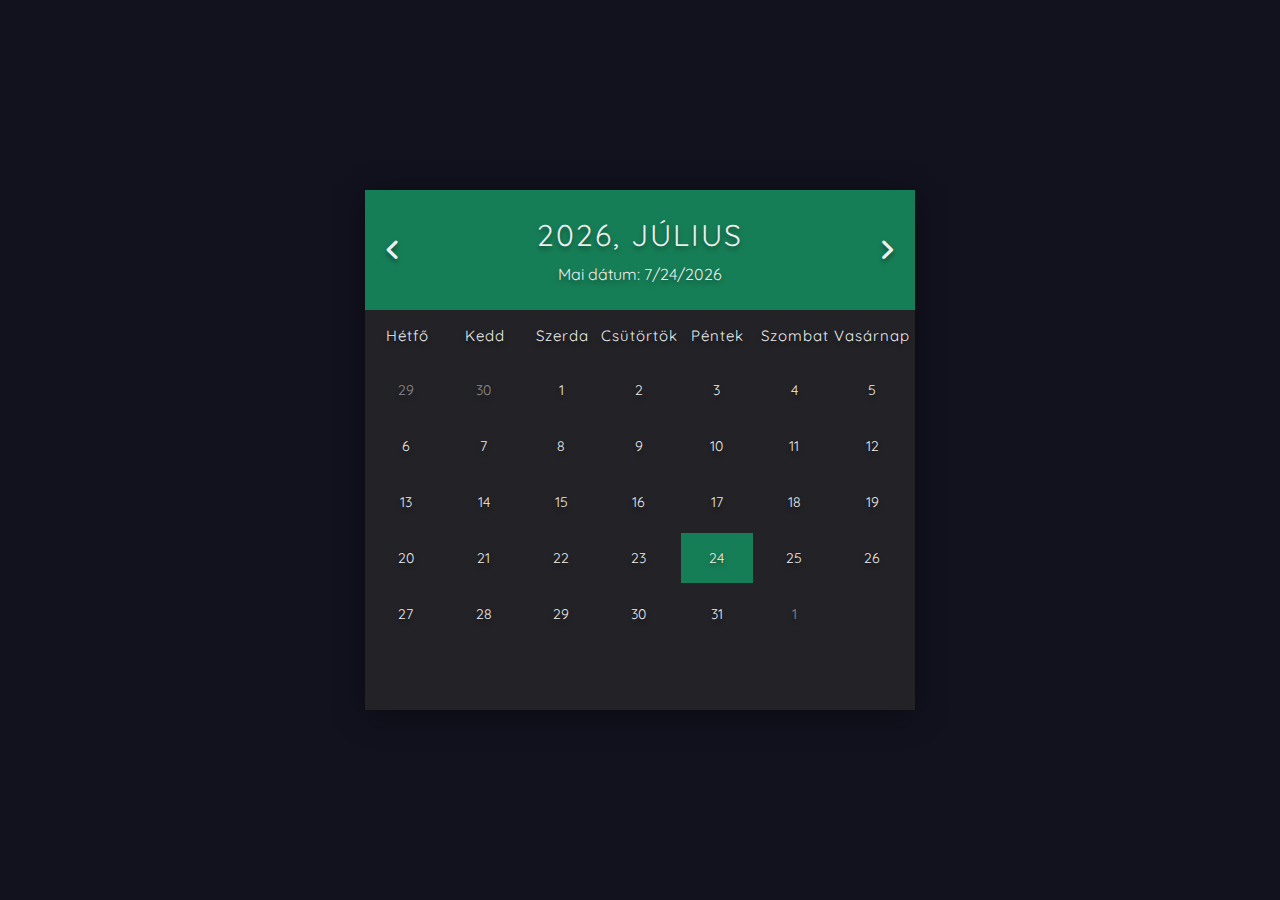
<file: calendar1/index.html>
<!DOCTYPE html>
<html lang="en">
<head>
    <meta charset="UTF-8">
    <meta http-equiv="X-UA-Compatible" content="IE=edge">
    <meta name="viewport" content="width=device-width, initial-scale=1.0">
    <title>Calendar</title>
    <link rel="stylesheet" href="style_index.css">
    <link rel="stylesheet" href="https://cdnjs.cloudflare.com/ajax/libs/font-awesome/6.2.0/css/all.min.css">
    <link href="https://fonts.googleapis.com/css2?family=Quicksand:wght@300;400;500;600;700&display=swap" rel="stylesheet">
</head>

<body>
    <div class="container">

        <div class="calendar">

            <div class="month">

                <i class="fas fa-angle-left prev"></i>

                <div class="date">
                    <h1><!-- Hónap--></h1>
                    <p><!-- Nap, Hónap, Hanyadika, Év --></p>
                </div>

                <i class="fas fa-angle-right next"></i>

            </div>


            <div class="weekdays">
                <div>Hétfő</div>
                <div>Kedd</div>
                <div>Szerda</div>
                <div>Csütörtök</div>
                <div>Péntek</div>
                <div>Szombat</div>
                <div>Vasárnap</div>
            </div>

            <div class="days"></div>

        </div>
    </div>

    <script src="script.js"></script>
</body>
</html>
</file>
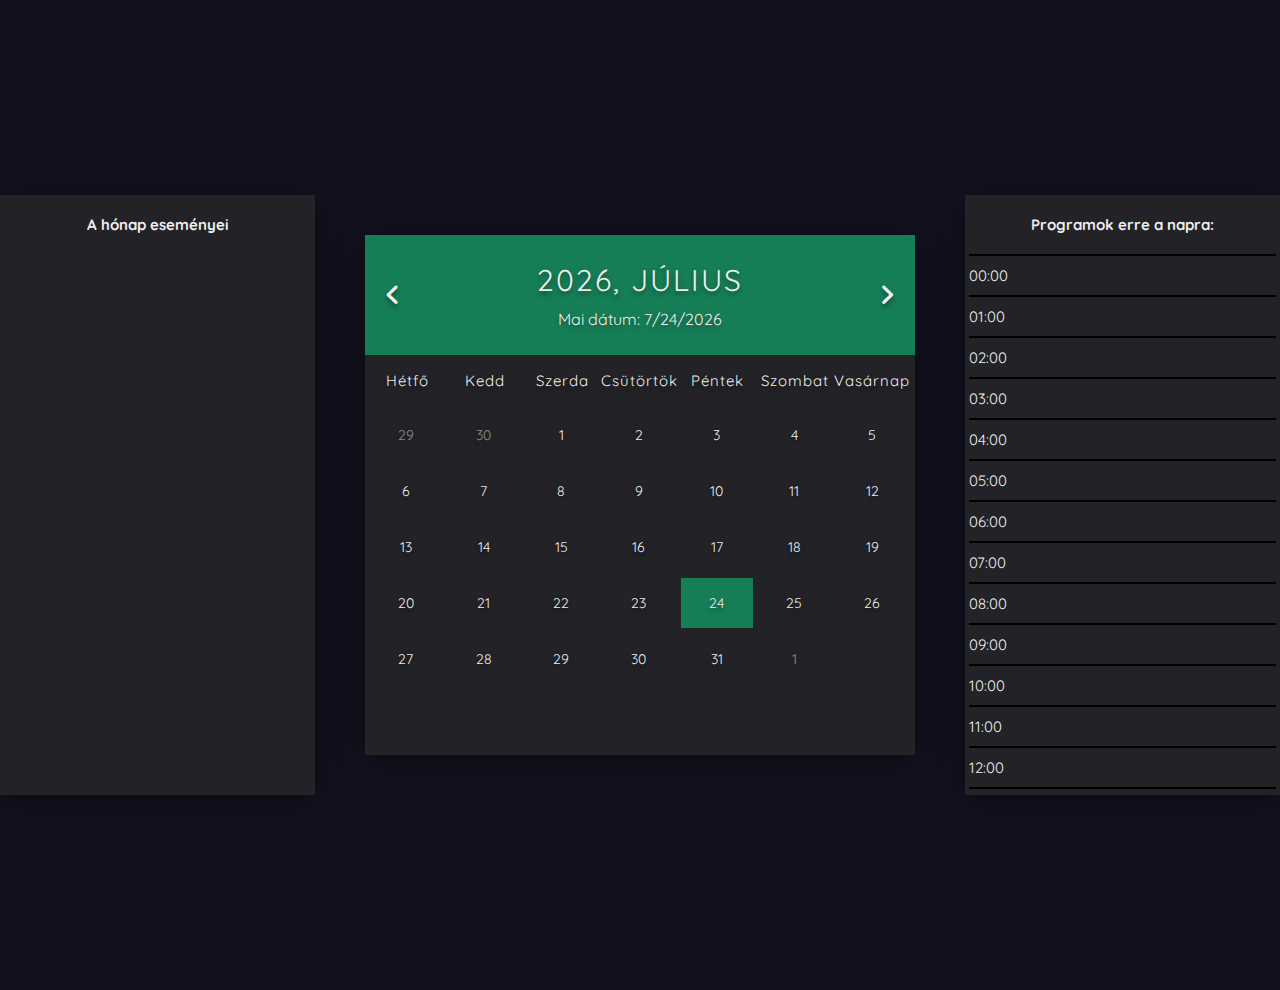
<file: calendar2/index.html>
<!DOCTYPE html>
<html lang="en">
<head>
    <meta charset="UTF-8">
    <meta http-equiv="X-UA-Compatible" content="IE=edge">
    <meta name="viewport" content="width=device-width, initial-scale=1.0">
    <title>Calendar2</title>
    <link rel="stylesheet" href="style_index.css">
    <link rel="stylesheet" href="https://cdnjs.cloudflare.com/ajax/libs/font-awesome/6.2.0/css/all.min.css">
    <link href="https://fonts.googleapis.com/css2?family=Quicksand:wght@300;400;500;600;700&display=swap" rel="stylesheet">
</head>

<body>

    <div class="containerCenter">

        <div class="eventsLeft">
            <h1 class="eventsLeftComment">A hónap eseményei</h1>
        </div>

        <div class="calendar">

            <div class="month">

                <i class="fas fa-angle-left prev"></i>

                <div class="date">
                    <h1><!-- Hónap--></h1>
                    <p><!-- Nap, Hónap, Hanyadika, Év --></p>
                </div>

                <i class="fas fa-angle-right next"></i>

            </div>


            <div class="weekdays">
                <div>Hétfő</div>
                <div>Kedd</div>
                <div>Szerda</div>
                <div>Csütörtök</div>
                <div>Péntek</div>
                <div>Szombat</div>
                <div>Vasárnap</div>
            </div>

            <div class="days"></div>

        </div>
        <div class="eventsRight">

            <h1 class="eventsRightComment">Programok erre a napra:</h1>

            <div class="hours">
                <div>00:00</div>
                <div>01:00</div>
                <div>02:00</div>
                <div>03:00</div>
                <div>04:00</div>
                <div>05:00</div>
                <div>06:00</div>
                <div>07:00</div>
                <div>08:00</div>
                <div>09:00</div>
                <div>10:00</div>
                <div>11:00</div>
                <div>12:00</div>
                <div>13:00</div>
                <div>14:00</div>
                <div>15:00</div>
                <div>16:00</div>
                <div>17:00</div>
                <div>18:00</div>
                <div>19:00</div>
                <div>20:00</div>
                <div>21:00</div>
                <div>22:00</div>
                <div>23:00</div>
            </div>

        </div>

    </div>


    <script src="script.js"></script>
</body>
</html>
</file>
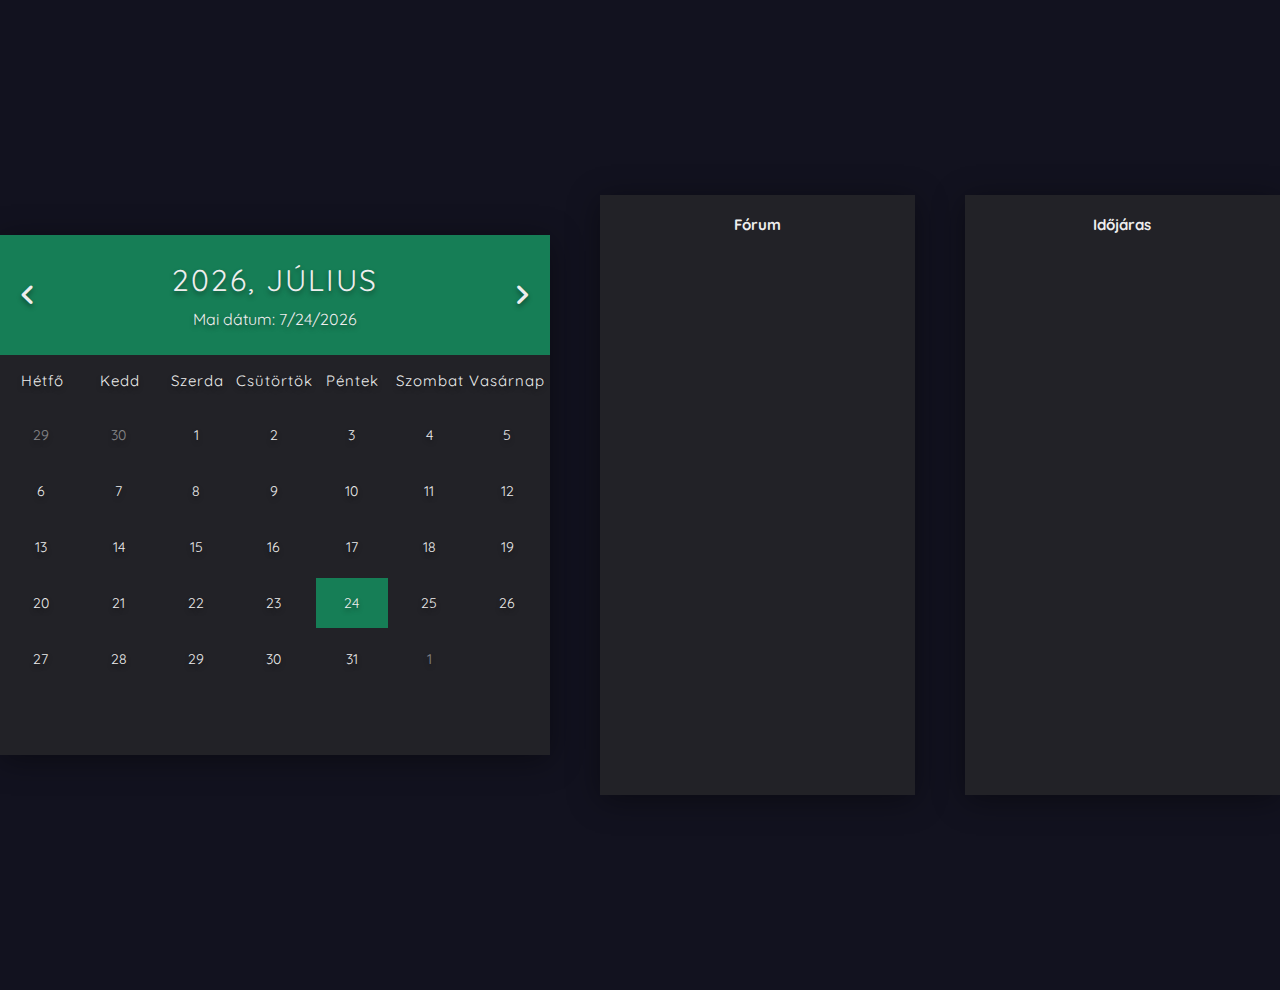
<file: calendar3/projekthtml.html>
<!DOCTYPE html>
<html lang="en">
<head>
    <meta charset="UTF-8">
    <meta http-equiv="X-UA-Compatible" content="IE=edge">
    <meta name="viewport" content="width=device-width, initial-scale=1.0">
    <title>Calendar2</title>
    <link rel="stylesheet" href="projektcss.css">
    <link rel="stylesheet" href="https://cdnjs.cloudflare.com/ajax/libs/font-awesome/6.2.0/css/all.min.css">
    <link href="https://fonts.googleapis.com/css2?family=Quicksand:wght@300;400;500;600;700&display=swap" rel="stylesheet">
</head>

<body>

    <div class="containerCenter">


        <div class="calendar">

            <div class="month">

                <i class="fas fa-angle-left prev"></i>

                <div class="date">
                    <h1><!-- Hónap--></h1>
                    <p><!-- Nap, Hónap, Hanyadika, Év --></p>
                </div>

                <i class="fas fa-angle-right next"></i>

            </div>

            <div class="weekdays">
                <div>Hétfő</div>
                <div>Kedd</div>
                <div>Szerda</div>
                <div>Csütörtök</div>
                <div>Péntek</div>
                <div>Szombat</div>
                <div>Vasárnap</div>
            </div>

            <div class="days"></div>

        </div>
        <div class="forum">

            <h1 class="forumCim">Fórum</h1>


        </div>

        <div class="idojaras">

            <h1 class="idojarasCim">Időjáras</h1>

        </div>

    </div>


    <script src="projektscript.js"></script>
</body>
</html>
</file>
<file: calendar1/style_index.css>
* {
    margin: 0;
    padding: 0;
    box-sizing: border-box;
    font-family: "Quicksand", sans-serif;
}

html {
    font-size: 62.5%;
}

.container {
    width: 100%;
    height: 100vh;
    background-color: #12121F;
    color: #eeeeee;
    display: flex;
    justify-content: center; /* horizontal */
    align-items: center; /* vertical */
}

.calendar {
    width: 55rem;
    height: 52rem;
    background-color: #222227;
    box-shadow: 0 0.5rem 3rem rgba(0,0,0,0.4);
}

.month {
    width: 100%;
    height: 12rem;
    background-color: #167E56;
    display: flex;
    justify-content: space-between;
    align-items: center;
    padding: 0 2rem;
    text-align: center;
    text-shadow: 0 0.3rem 0.5rem rgba(0,0,0,0.4);
}

.month i {
    font-size: 2.5rem;
    cursor: pointer;
}

.month h1{
    font-size: 3rem;
    font-weight: 400;
    text-transform: uppercase;
    letter-spacing: 0.2rem;
    margin-bottom: 1rem;
}

.month p {
    font-size: 1.6rem;
}

.weekdays {
    width: 100%;
    height: 5rem;
    padding: 0 0.4rem;
    display: flex;
    align-items: center;
}

.weekdays div {
    font-size: 1.5rem;
    font-weight: 400;
    letter-spacing: 0.1rem;
    width: calc(54.2rem/7);
    display: flex;
    justify-content: center;
    align-items: center;
    text-shadow: 0 0.3rem 0.5rem rgba(0, 0, 0, 0.4);
}

.days {
    width: 100%;
    display: flex;
    flex-wrap: wrap;
    padding: 0.2rem;
}

.days div {
    font-size: 1.4rem;
    margin: 0.3rem;
    width: calc(50.2rem/7);
    height: 5rem;
    display: flex;
    justify-content: center;
    align-items: center;
    text-shadow: 0 0.3rem 0.5rem rgba(0, 0, 0, 0.4);
    transform: backgound-color 0.2s;
}

.days div:hover:not(.today) {
    background-color: #777777;
    border: 2rem solid #777777;
    cursor: pointer;
}

.prev-date,
.next-date {
    opacity: 0.5;
}

.today {
    background-color: #167E56;
}
</file>
<file: calendar2/style_index.css>
* {
    margin: 0;
    padding: 0;
    box-sizing: border-box;
    font-family: "Quicksand", sans-serif;
}

html {
    font-size: 62.5%;
}


body {
    overflow-x: hidden;
}



.containerCenter {
    width: 100%;
    height: 110vh;
    background-color: #12121F;
    color: #eeeeee;
    display: flex;
    justify-content: center; /* horizontal */
    align-items: center; /* vertical */
    /*
    flex-wrap: wrap;
    flex-direction: column;
    */
}

.calendar {
    width: 55rem;
    height: 52rem;
    background-color: #222227;
    box-shadow: 0 0.5rem 3rem rgba(0,0,0,0.4);
}

.month {
    width: 100%;
    height: 12rem;
    background-color: #167E56;
    display: flex;
    justify-content: space-between;
    align-items: center;
    padding: 0 2rem;
    text-align: center;
    text-shadow: 0 0.3rem 0.5rem rgba(0,0,0,0.4);
}

.month i {
    font-size: 2.5rem;
    cursor: pointer;
}

.month h1{
    font-size: 3rem;
    font-weight: 400;
    text-transform: uppercase;
    letter-spacing: 0.2rem;
    margin-bottom: 1rem;
}

.month p {
    font-size: 1.6rem;
}

.weekdays {
    width: 100%;
    height: 5rem;
    padding: 0 0.4rem;
    display: flex;
    align-items: center;
}

.weekdays div {
    font-size: 1.5rem;
    font-weight: 400;
    letter-spacing: 0.1rem;
    width: calc(54.2rem/7);
    display: flex;
    justify-content: center;
    align-items: center;
    text-shadow: 0 0.3rem 0.5rem rgba(0, 0, 0, 0.4);
}

.days {
    width: 100%;
    display: flex;
    flex-wrap: wrap;
    padding: 0.2rem;
}

.days div {
    font-size: 1.4rem;
    margin: 0.3rem;
    width: calc(50.2rem/7);
    height: 5rem;
    display: flex;
    justify-content: center;
    align-items: center;
    text-shadow: 0 0.3rem 0.5rem rgba(0, 0, 0, 0.4);
    transform: backgound-color 0.2s;
}

.days div:hover:not(.today) {
    background-color: #777777;
    border: 2rem solid #777777;
    cursor: pointer;
}

.prev-date,
.next-date {
    opacity: 0.5;
}

.today {
    background-color: #167E56;
}

.eventsLeft {
    margin-right: 5rem;
    width: 40rem;
    height: 60rem;
    background-color: #222227;
    box-shadow: 0 0.5rem 3rem rgba(0,0,0,0.4);
    justify-content: center; /* horizontal */
    align-items: center; /* vertical */
    flex-wrap: wrap;
    flex-direction: column;
    overflow-y: auto;
}

.eventsLeftComment {
    padding-top: 2rem;
    padding-bottom: 2rem;
    font-size: 1.5rem;
    justify-content: center; /* horizontal */
    align-items: center; /* vertical */
    display: flex;
}

.eventsRight {
    margin-left: 5rem;
    width: 40rem;
    height: 60rem;
    background-color: #222227;
    box-shadow: 0 0.5rem 3rem rgba(0,0,0,0.4);
    justify-content: center; /* horizontal */
    align-items: center; /* vertical */
    flex-wrap: wrap;
    flex-direction: column;
    overflow-y: auto;
}

.eventsRightComment {
    padding-top: 2rem;
    padding-bottom: 2rem;
    font-size: 1.5rem;
    justify-content: center; /* horizontal */
    align-items: center; /* vertical */
    display: flex;
}

.hours {
    width: 100%;
    height: 5rem;
    padding: 0 0.4rem;
    display: block;
    justify-content: center; /* horizontal */
    align-items: center; /* vertical */
    font-size: 1.5rem;
}

.hours div {
    padding: 1rem 0;
    border-top: 0.2rem solid black;
}
</file>
<file: calendar3/projektcss.css>
* {
    margin: 0;
    padding: 0;
    box-sizing: border-box;
    font-family: "Quicksand", sans-serif;
}

html {
    font-size: 62.5%;
}


body {
    overflow-x: hidden;
}



.containerCenter {
    width: 100%;
    height: 110vh;
    background-color: #12121F;
    color: #eeeeee;
    display: flex;
    justify-content: center; /* horizontal */
    align-items: center; /* vertical */
    /*
    flex-wrap: wrap;
    flex-direction: column;
    */
}

.calendar {
    width: 55rem;
    height: 52rem;
    background-color: #222227;
    box-shadow: 0 0.5rem 3rem rgba(0,0,0,0.4);
}

.month {
    width: 100%;
    height: 12rem;
    background-color: #167E56;
    display: flex;
    justify-content: space-between;
    align-items: center;
    padding: 0 2rem;
    text-align: center;
    text-shadow: 0 0.3rem 0.5rem rgba(0,0,0,0.4);
}

.month i {
    font-size: 2.5rem;
    cursor: pointer;
}

.month h1{
    font-size: 3rem;
    font-weight: 400;
    text-transform: uppercase;
    letter-spacing: 0.2rem;
    margin-bottom: 1rem;
}

.month p {
    font-size: 1.6rem;
}

.weekdays {
    width: 100%;
    height: 5rem;
    padding: 0 0.4rem;
    display: flex;
    align-items: center;
}

.weekdays div {
    font-size: 1.5rem;
    font-weight: 400;
    letter-spacing: 0.1rem;
    width: calc(54.2rem/7);
    display: flex;
    justify-content: center;
    align-items: center;
    text-shadow: 0 0.3rem 0.5rem rgba(0, 0, 0, 0.4);
}

.days {
    width: 100%;
    display: flex;
    flex-wrap: wrap;
    padding: 0.2rem;
}

.days div {
    font-size: 1.4rem;
    margin: 0.3rem;
    width: calc(50.2rem/7);
    height: 5rem;
    display: flex;
    justify-content: center;
    align-items: center;
    text-shadow: 0 0.3rem 0.5rem rgba(0, 0, 0, 0.4);
    transform: backgound-color 0.2s;
}

.days div:hover:not(.today) {
    background-color: #777777;
    border: 2rem solid #777777;
    cursor: pointer;
}

.prev-date,
.next-date {
    opacity: 0.5;
}

.today {
    background-color: #167E56;
}

.forum {
    margin-left: 5rem;
    width: 40rem;
    height: 60rem;
    background-color: #222227;
    box-shadow: 0 0.5rem 3rem rgba(0,0,0,0.4);
    justify-content: center; /* horizontal */
    align-items: center; /* vertical */
    flex-wrap: wrap;
    flex-direction: column;
    overflow-y: auto;
}

.forumCim {
    padding-top: 2rem;
    padding-bottom: 2rem;
    font-size: 1.5rem;
    justify-content: center; /* horizontal */
    align-items: center; /* vertical */
    display: flex;
}

.idojaras {
    margin-left: 5rem;
    width: 40rem;
    height: 60rem;
    background-color: #222227;
    box-shadow: 0 0.5rem 3rem rgba(0,0,0,0.4);
    justify-content: center; /* horizontal */
    align-items: center; /* vertical */
    flex-wrap: wrap;
    flex-direction: column;
    overflow-y: auto;
}

.idojarasCim {
    padding-top: 2rem;
    padding-bottom: 2rem;
    font-size: 1.5rem;
    justify-content: center; /* horizontal */
    align-items: center; /* vertical */
    display: flex;
}





.hours {
    width: 100%;
    height: 5rem;
    padding: 0 0.4rem;
    display: block;
    justify-content: center; /* horizontal */
    align-items: center; /* vertical */
    font-size: 1.5rem;
}

.hours div {
    padding: 1rem 0;
    border-top: 0.2rem solid black;
}
</file>
